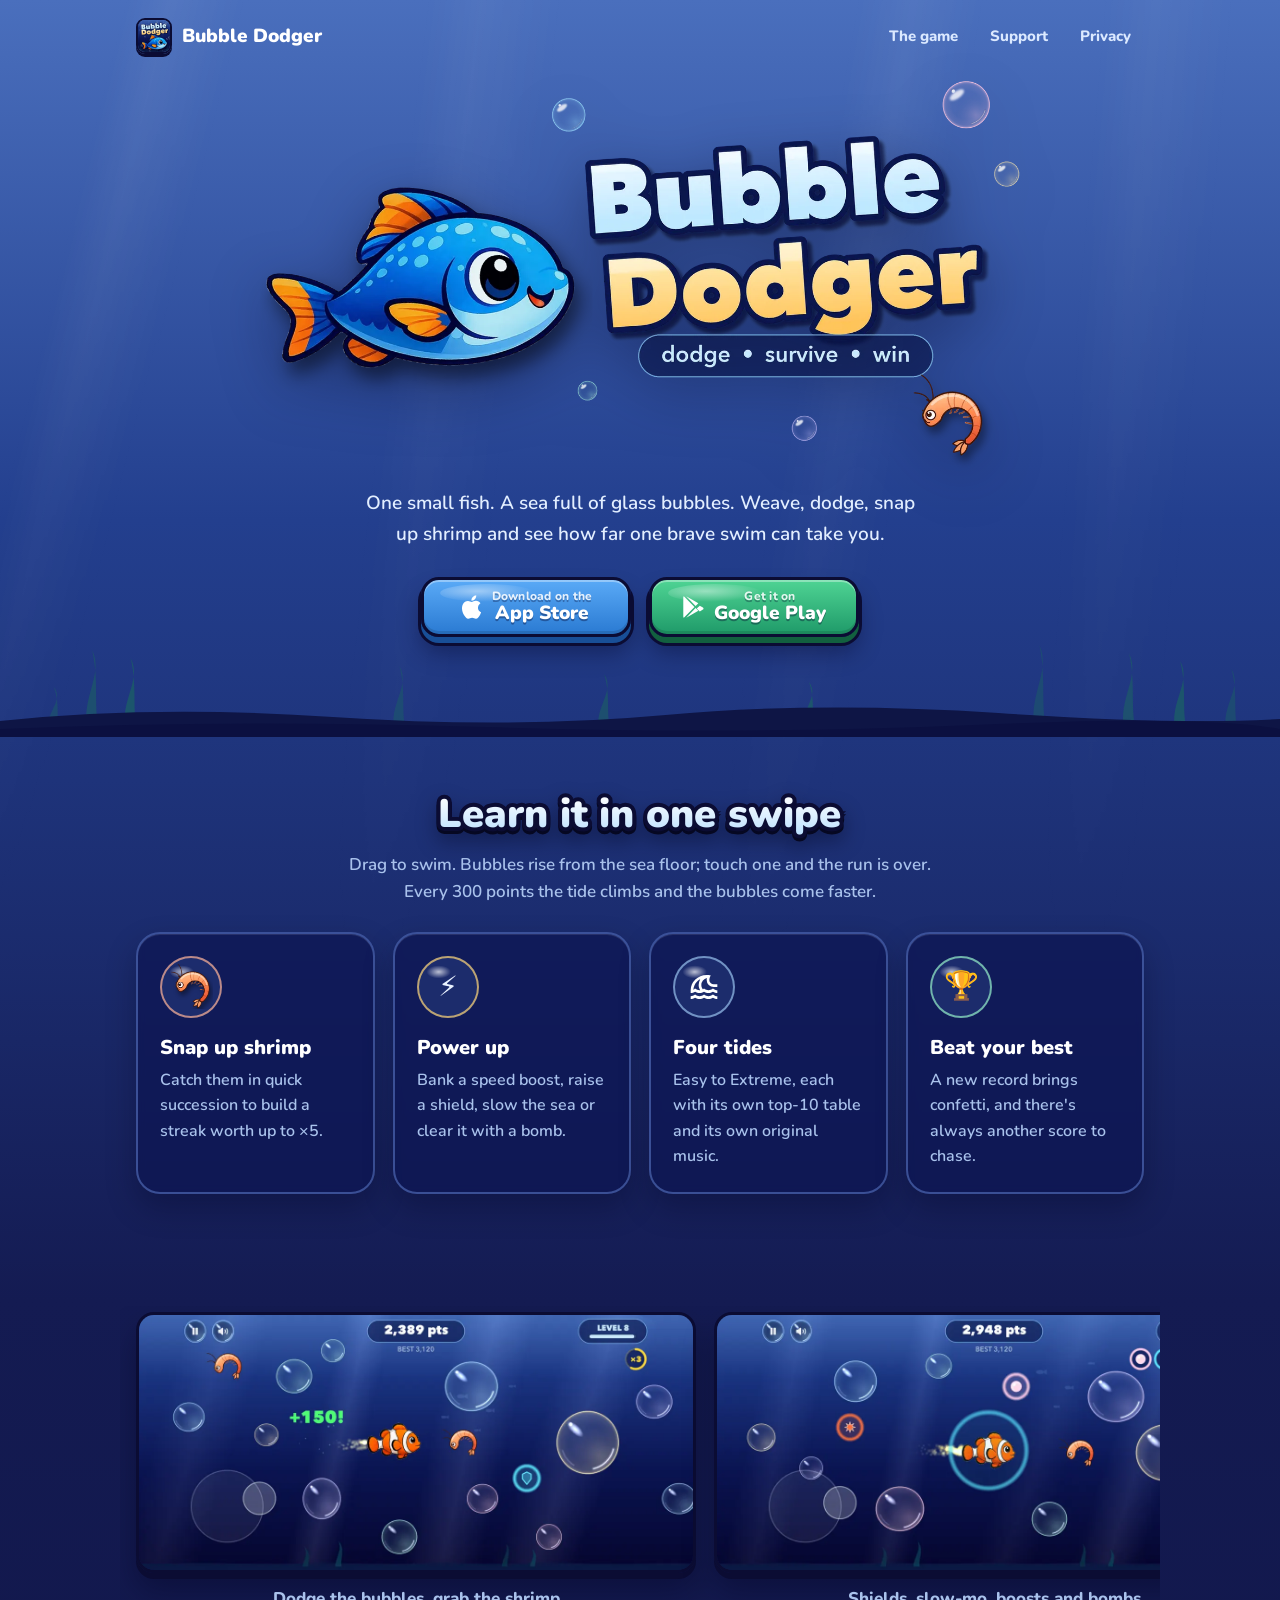
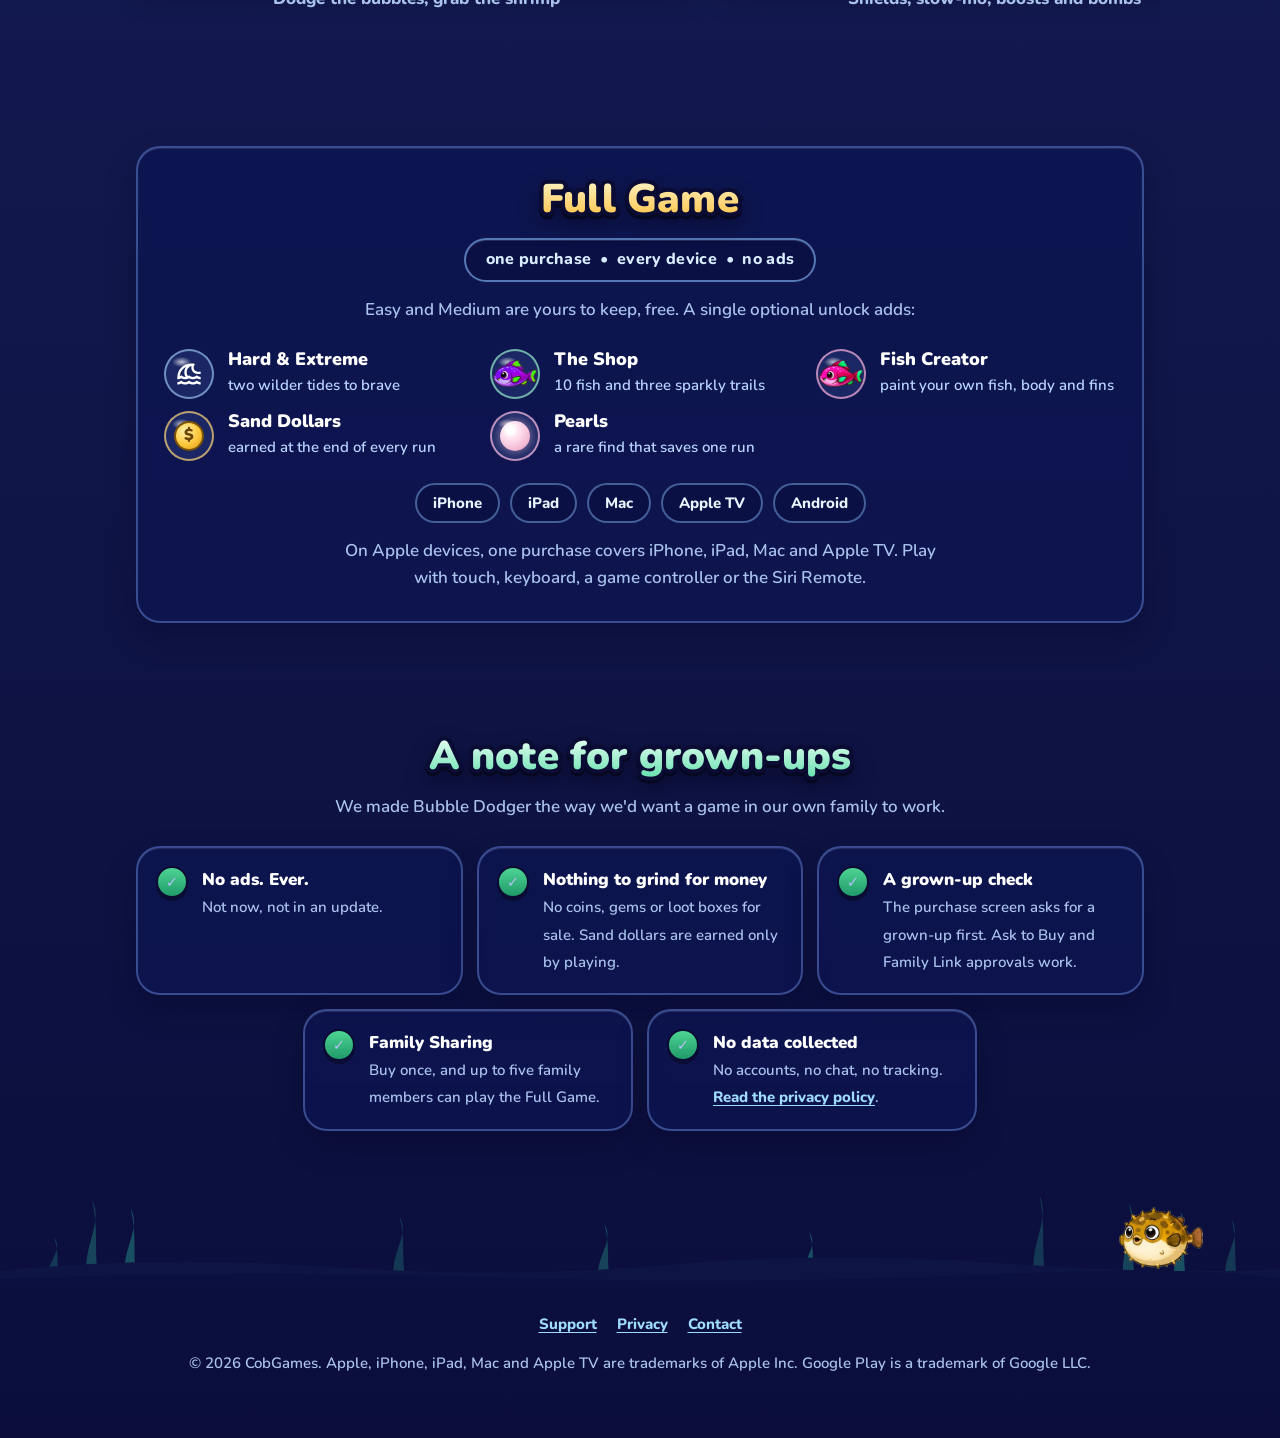
<file: index.html>
<!doctype html>
<html lang="en">
<head>
<meta charset="utf-8">
<meta name="viewport" content="width=device-width, initial-scale=1, viewport-fit=cover">
<title>Bubble Dodger</title>
<meta name="description" content="Bubble Dodger: guide a small fish through a sea of glass bubbles. No ads, ever. iPhone, iPad, Mac, Apple TV and Android.">
<meta name="theme-color" content="#4a6fbd">
<!-- REPLACE-ME: once the app is live, add the Smart App Banner:
<meta name="apple-itunes-app" content="app-id=REPLACE-ME"> -->
<link rel="icon" href="img/favicon.png">
<link rel="apple-touch-icon" href="img/apple-touch-icon.png">
<link rel="preconnect" href="https://fonts.googleapis.com">
<link rel="preconnect" href="https://fonts.gstatic.com" crossorigin>
<link href="https://fonts.googleapis.com/css2?family=Nunito:wght@600;800;900&display=swap" rel="stylesheet">
<link rel="stylesheet" href="site.css">
<style>
.hero{position:relative;text-align:center;padding:8px 0 0;z-index:2}
.lockup{display:block;width:min(760px,100%);margin:0 auto;filter:drop-shadow(0 18px 30px rgba(0,0,30,.35));animation:float 4s ease-in-out infinite}
@keyframes float{50%{transform:translateY(-8px)}}
.lede{max-width:560px;margin:18px auto 28px;color:#e2eeff;font-size:19px}
.cta{display:flex;flex-wrap:wrap;justify-content:center;gap:18px}
.cta .jelly{min-width:210px}
section{position:relative;z-index:2;padding:56px 0}
.head{text-align:center;margin-bottom:26px}
.head p{color:var(--muted);max-width:620px;margin:10px auto 0}
.grid{display:grid;grid-template-columns:repeat(auto-fit,minmax(220px,1fr));gap:18px}
.card{padding:22px}
.card h3{margin:14px 0 4px;font-weight:900;font-size:20px;color:#fff}
.card p{margin:0;color:var(--muted);font-size:16px}
.icon{width:62px;height:62px;border-radius:50%;display:grid;place-items:center;font-size:28px;
  background:radial-gradient(ellipse 30% 16% at 34% 24%,rgba(255,255,255,.7),transparent 70%),rgba(120,170,255,.12);
  border:2px solid var(--rim,rgba(170,215,255,.6))}
.icon img{width:44px;height:auto}
.icon img.sym{width:32px}
.shots{display:flex;gap:18px;overflow-x:auto;scroll-snap-type:x mandatory;padding:6px 16px 22px;margin:0 -16px;-webkit-overflow-scrolling:touch}
.shots figure{flex:0 0 min(82%,560px);margin:0;scroll-snap-align:center}
.shots img{display:block;width:100%;border-radius:18px;border:3px solid var(--ink);box-shadow:0 6px 0 var(--ink),0 18px 30px rgba(0,0,30,.35)}
.shots figcaption{text-align:center;color:var(--muted);font-weight:800;margin-top:12px}
.unlock{padding:30px 26px;text-align:center}
.perks{display:grid;grid-template-columns:repeat(auto-fit,minmax(240px,1fr));gap:12px 26px;text-align:left;margin:26px 0 8px}
.perk{display:flex;gap:14px;align-items:center}
.perk .icon{flex:none;width:50px;height:50px}
.perk .icon img.sym{width:28px}
.perk b{display:block;color:#fff;font-size:18px;font-weight:900;line-height:1.2}
.perk span{color:#b8d4ff;font-size:15px}
.coin{width:30px;height:30px;border-radius:50%;background:radial-gradient(circle at 35% 30%,#fff1a8,#ffc83d 55%,#d99a18);border:2px solid #7a5208;
  color:#6b4404;font-weight:900;display:grid;place-items:center;font-size:16px}
.pearl{width:30px;height:30px;border-radius:50%;background:radial-gradient(circle at 35% 30%,#fff 0 12%,#ffe3f0 30%,#f3b9d4 70%,#d890b6);box-shadow:0 0 12px rgba(255,200,230,.6)}
.platforms{display:flex;flex-wrap:wrap;justify-content:center;gap:10px;margin-top:22px}
.platforms span{padding:6px 16px;border-radius:999px;background:rgba(10,16,64,.7);border:2px solid rgba(140,190,255,.45);font-weight:800;font-size:15px}
.price-note{color:var(--muted);margin:14px auto 0;max-width:600px}
.promise{display:flex;flex-wrap:wrap;justify-content:center;gap:14px;margin:0;padding:0;list-style:none}
.promise li{flex:1 1 280px;max-width:330px}
.promise li{display:flex;gap:14px;align-items:flex-start;padding:18px}
.promise b{display:block;font-weight:900;color:#fff}
.promise span{color:var(--muted);font-size:15px}
.tick{flex:none;width:32px;height:32px;border-radius:50%;display:grid;place-items:center;font-weight:900;color:#fff;
  background:linear-gradient(180deg,#4fd494,#1f9a69);border:2px solid var(--ink);box-shadow:0 3px 0 var(--ink)}
.floor-fish{position:absolute;right:6%;bottom:18px;width:84px;animation:bob 3s ease-in-out infinite}
</style>
</head>
<body>
<div class="rays" aria-hidden="true"></div>

<nav class="nav"><div class="wrap">
  <a class="brand" href="./"><img src="img/icon.webp" alt="" width="36" height="36"><span>Bubble Dodger</span></a>
  <ul><li><a href="#play">The game</a></li><li><a href="support.html">Support</a></li><li><a href="privacy.html">Privacy</a></li></ul>
</div></nav>

<header class="hero">
  <div class="school" aria-hidden="true">
    <div class="swimmer" style="top:8%;--w:78px;--t:30s;--d:-4s"><img src="img/fish-clown.webp" alt=""></div>
    <div class="swimmer" style="top:44%;--w:70px;--t:36s;--d:-20s"><img src="img/fish-angel.webp" alt=""></div>
    <div class="swimmer" style="top:22%;--w:62px;--t:42s;--d:-31s"><img src="img/fish-green.webp" alt=""></div>
  </div>
  <div class="wrap" style="position:relative;z-index:2">
    <img class="lockup" src="img/lockup.webp" width="1400" height="718" alt="Bubble Dodger: dodge, survive, win">
    <p class="lede">One small fish. A sea full of glass bubbles. Weave, dodge, snap up shrimp and see how far one brave swim can take you.</p>
    <div class="cta">
      <!-- REPLACE-ME: store links -->
      <a class="jelly" href="https://apps.apple.com/app/idREPLACE-ME">
        <svg width="22" height="26" viewBox="0 0 24 28" aria-hidden="true"><path fill="#fff" d="M19.6 14.9c0-3.3 2.7-4.9 2.8-5-1.5-2.2-3.9-2.5-4.7-2.6-2-.2-3.9 1.2-4.9 1.2s-2.6-1.2-4.2-1.1c-2.2 0-4.2 1.3-5.3 3.2-2.3 3.9-.6 9.7 1.6 12.9 1.1 1.6 2.4 3.3 4.1 3.2 1.6-.1 2.3-1 4.2-1s2.5 1 4.2 1c1.8 0 2.9-1.6 3.9-3.2 1.2-1.8 1.7-3.6 1.8-3.7-.1 0-3.4-1.3-3.5-5zM16.4 5.3c.9-1.1 1.5-2.6 1.3-4.1-1.3.1-2.9.9-3.8 2-.8.9-1.6 2.5-1.4 3.9 1.5.1 3-.7 3.9-1.8z"/></svg>
        <span><small>Download on the</small>App Store</span></a>
      <a class="jelly green" href="https://play.google.com/store/apps/details?id=com.bubbledodger">
        <svg width="22" height="24" viewBox="0 0 24 26" aria-hidden="true"><path fill="#fff" d="M2 1.2 13.6 13 2 24.8c-.4-.3-.6-.8-.6-1.4V2.6c0-.6.2-1.1.6-1.4zm12.8 13 3 3-13.2 7.5 10.2-10.5zm4.6-2.6 3.4 1.9c.9.5.9 1.8 0 2.3l-3.4 2-3.3-3.3 3.3-2.9zM4.6 1.3l13.2 7.5-3 3L4.6 1.3z"/></svg>
        <span><small>Get it on</small>Google Play</span></a>
    </div>
  </div>
  <div class="seafloor"></div>
</header>

<main>
<section id="play"><div class="wrap">
  <div class="head">
    <h2 class="sticker" data-text="Learn it in one swipe"><span>Learn it in one swipe</span></h2>
    <p>Drag to swim. Bubbles rise from the sea floor; touch one and the run is over. Every 300 points the tide climbs and the bubbles come faster.</p>
  </div>
  <div class="grid">
    <div class="card glass"><div class="icon" style="--rim:rgba(255,180,150,.7)"><img src="img/shrimp.webp" alt=""></div><h3>Snap up shrimp</h3><p>Catch them in quick succession to build a streak worth up to ×5.</p></div>
    <div class="card glass"><div class="icon" style="--rim:rgba(255,215,120,.7)">⚡</div><h3>Power up</h3><p>Bank a speed boost, raise a shield, slow the sea or clear it with a bomb.</p></div>
    <div class="card glass"><div class="icon"><img class="sym" src="img/tsunami.svg" alt=""></div><h3>Four tides</h3><p>Easy to Extreme, each with its own top-10 table and its own original music.</p></div>
    <div class="card glass"><div class="icon" style="--rim:rgba(150,240,200,.7)">🏆</div><h3>Beat your best</h3><p>A new record brings confetti, and there's always another score to chase.</p></div>
  </div>
</div></section>

<section aria-label="Screenshots"><div class="wrap">
  <div class="shots">
    <figure><img src="img/gameplay_hero.webp" width="1200" height="552" alt="A clownfish dodging glass bubbles and chasing shrimp" loading="lazy"><figcaption>Dodge the bubbles, grab the shrimp</figcaption></figure>
    <figure><img src="img/gameplay_powerups.webp" width="1200" height="552" alt="Gameplay with power-ups" loading="lazy"><figcaption>Shields, slow-mo, boosts and bombs</figcaption></figure>
    <figure><img src="img/menu.webp" width="1200" height="552" alt="The main menu" loading="lazy"><figcaption>Dive right in</figcaption></figure>
    <figure><img src="img/shop.webp" width="1200" height="552" alt="The shop full of fish skins" loading="lazy"><figcaption>Ten fish to collect</figcaption></figure>
    <figure><img src="img/creator.webp" width="1200" height="552" alt="The fish creator" loading="lazy"><figcaption>Paint your own fish</figcaption></figure>
    <figure><img src="img/gameover.webp" width="1200" height="552" alt="A new best score with confetti" loading="lazy"><figcaption>Chase a new best</figcaption></figure>
  </div>
</div></section>

<section><div class="wrap">
  <div class="unlock glass">
    <h2 class="sticker gold" data-text="Full Game"><span>Full Game</span></h2><br>
    <span class="pill" style="margin-top:12px">one purchase &nbsp;•&nbsp; every device &nbsp;•&nbsp; no ads</span>
    <p class="price-note">Easy and Medium are yours to keep, free. A single optional unlock adds:</p>
    <div class="perks">
      <div class="perk"><div class="icon"><img class="sym" src="img/tsunami.svg" alt=""></div><div><b>Hard &amp; Extreme</b><span>two wilder tides to brave</span></div></div>
      <div class="perk"><div class="icon" style="--rim:rgba(150,240,200,.7)"><img src="img/fish-purple.webp" alt=""></div><div><b>The Shop</b><span>10 fish and three sparkly trails</span></div></div>
      <div class="perk"><div class="icon" style="--rim:rgba(255,180,220,.7)"><img src="img/fish-pink.webp" alt=""></div><div><b>Fish Creator</b><span>paint your own fish, body and fins</span></div></div>
      <div class="perk"><div class="icon" style="--rim:rgba(255,215,120,.7)"><div class="coin">$</div></div><div><b>Sand Dollars</b><span>earned at the end of every run</span></div></div>
      <div class="perk"><div class="icon" style="--rim:rgba(255,190,225,.7)"><div class="pearl"></div></div><div><b>Pearls</b><span>a rare find that saves one run</span></div></div>
    </div>
    <div class="platforms"><span>iPhone</span><span>iPad</span><span>Mac</span><span>Apple TV</span><span>Android</span></div>
    <p class="price-note">On Apple devices, one purchase covers iPhone, iPad, Mac and Apple TV. Play with touch, keyboard, a game controller or the Siri Remote.</p>
  </div>
</div></section>

<section><div class="wrap">
  <div class="head">
    <h2 class="sticker mint" data-text="A note for grown-ups"><span>A note for grown-ups</span></h2>
    <p>We made Bubble Dodger the way we'd want a game in our own family to work.</p>
  </div>
  <ul class="promise">
    <li class="glass"><span class="tick">✓</span><div><b>No ads. Ever.</b><span>Not now, not in an update.</span></div></li>
    <li class="glass"><span class="tick">✓</span><div><b>Nothing to grind for money</b><span>No coins, gems or loot boxes for sale. Sand dollars are earned only by playing.</span></div></li>
    <li class="glass"><span class="tick">✓</span><div><b>A grown-up check</b><span>The purchase screen asks for a grown-up first. Ask to Buy and Family Link approvals work.</span></div></li>
    <li class="glass"><span class="tick">✓</span><div><b>Family Sharing</b><span>Buy once, and up to five family members can play the Full Game.</span></div></li>
    <li class="glass"><span class="tick">✓</span><div><b>No data collected</b><span>No accounts, no chat, no tracking. <a href="privacy.html">Read the privacy policy</a>.</span></div></li>
  </ul>
</div></section>
</main>

<div class="seafloor" style="position:relative"><img class="floor-fish" src="img/fish-puffer.webp" alt=""></div>
<footer><div class="wrap">
  <p><a href="support.html">Support</a><a href="privacy.html">Privacy</a><a href="mailto:bubbledodger.help@gmail.com">Contact</a></p>
  <p>© 2026 CobGames. Apple, iPhone, iPad, Mac and Apple TV are trademarks of Apple Inc. Google Play is a trademark of Google LLC.</p>
</div></footer>
<script src="site.js"></script>
</body>
</html>
</file>
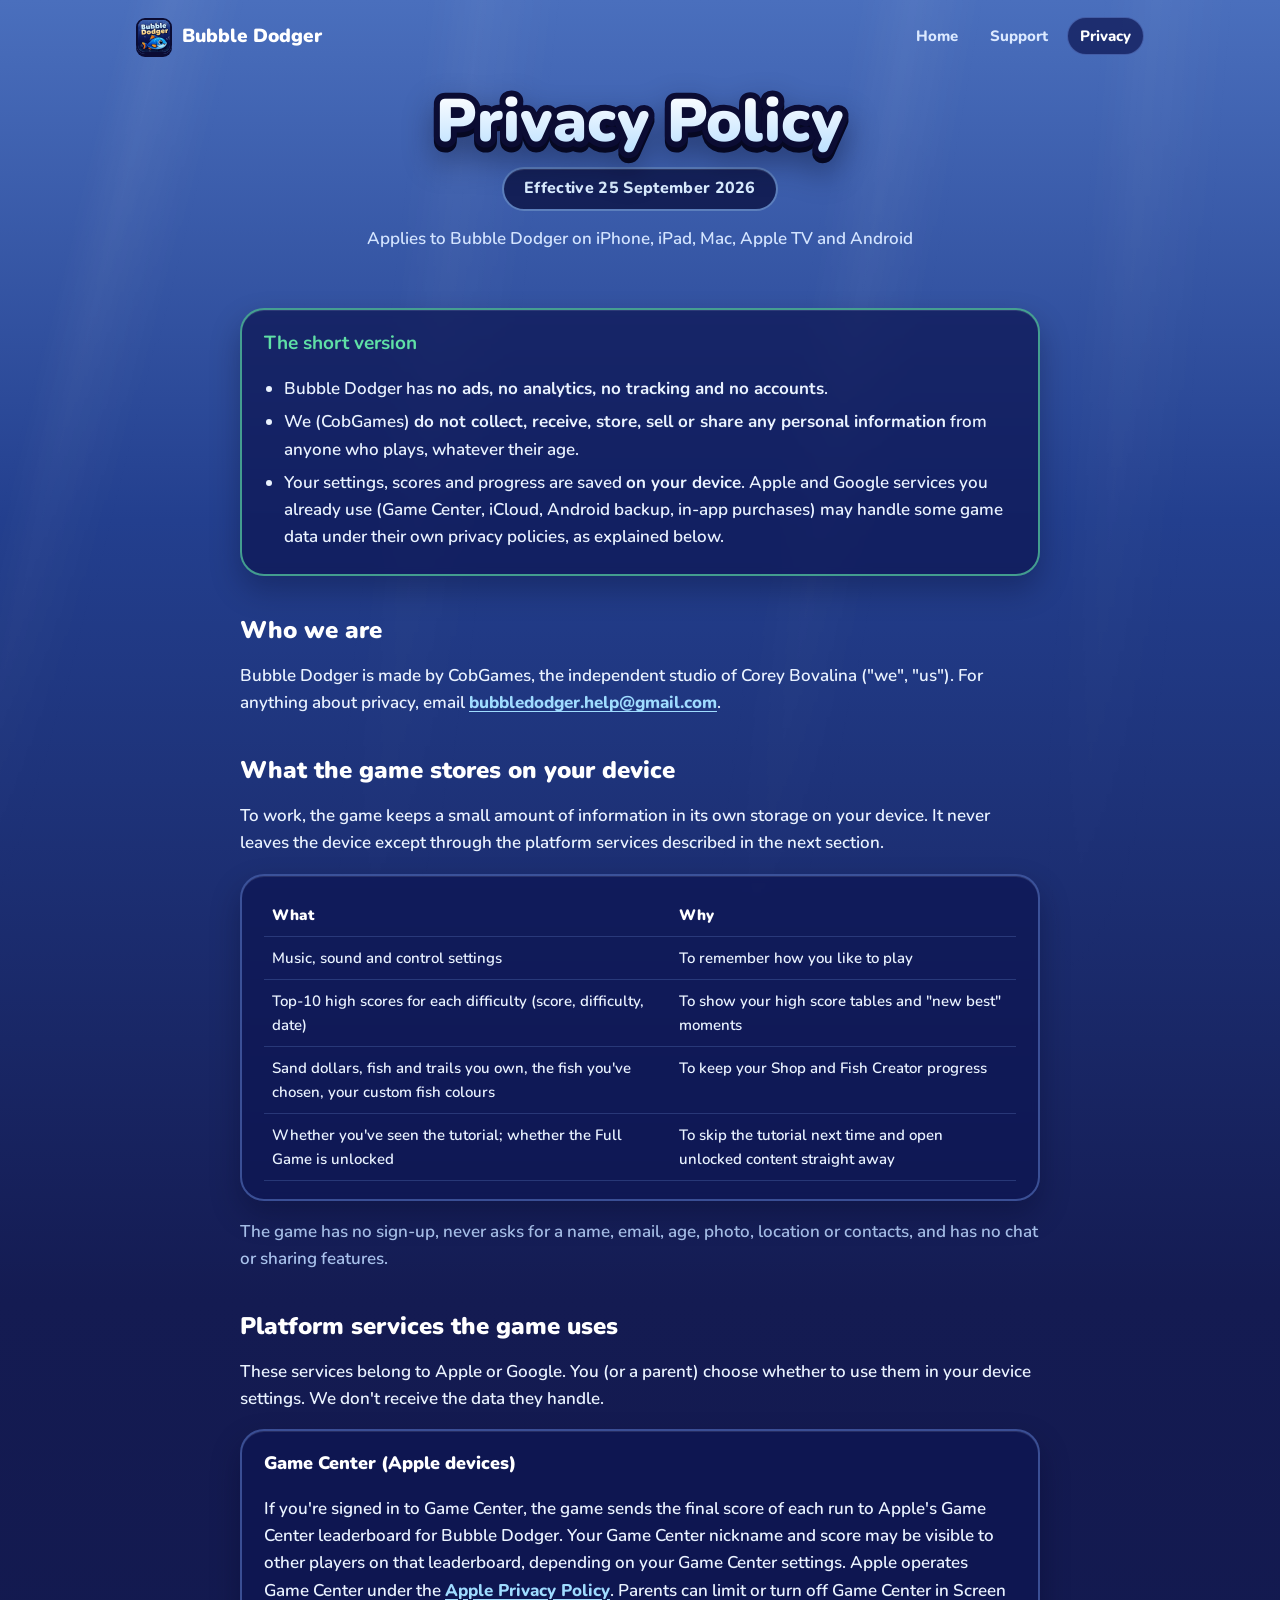
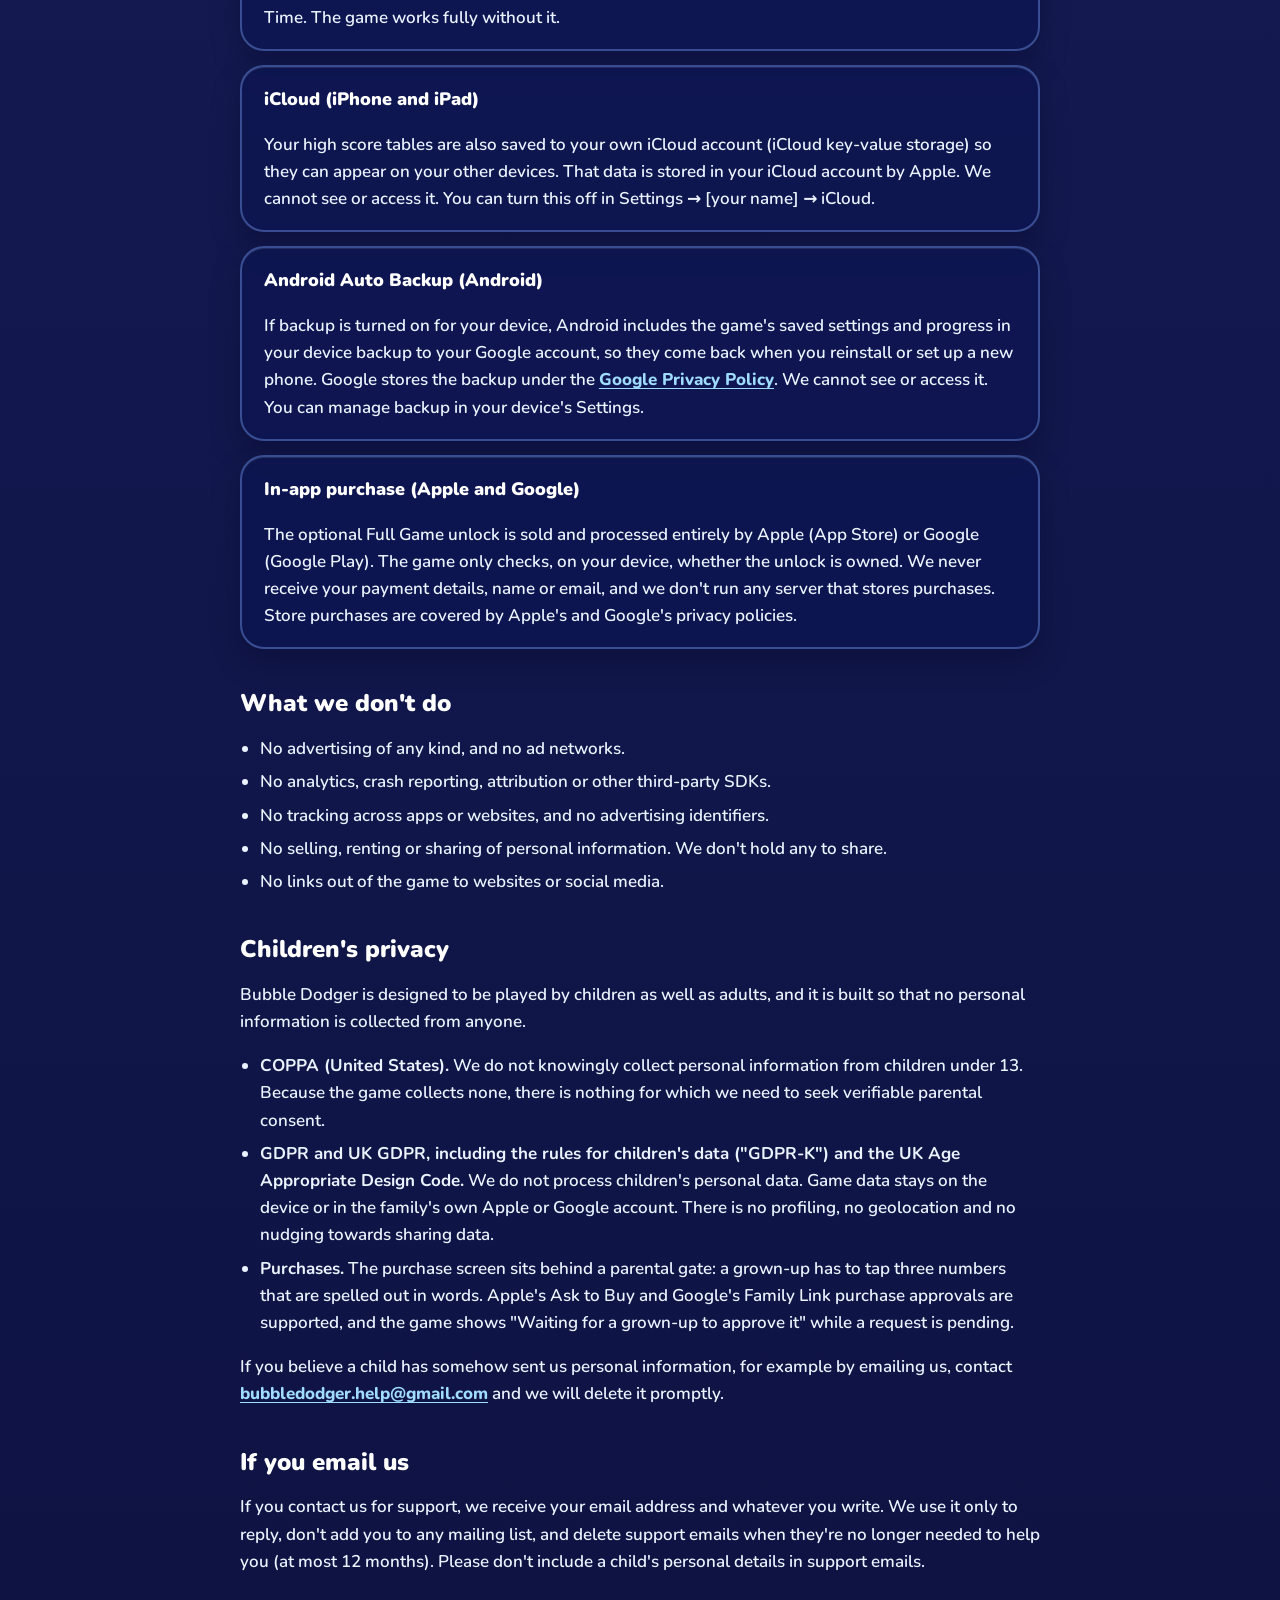
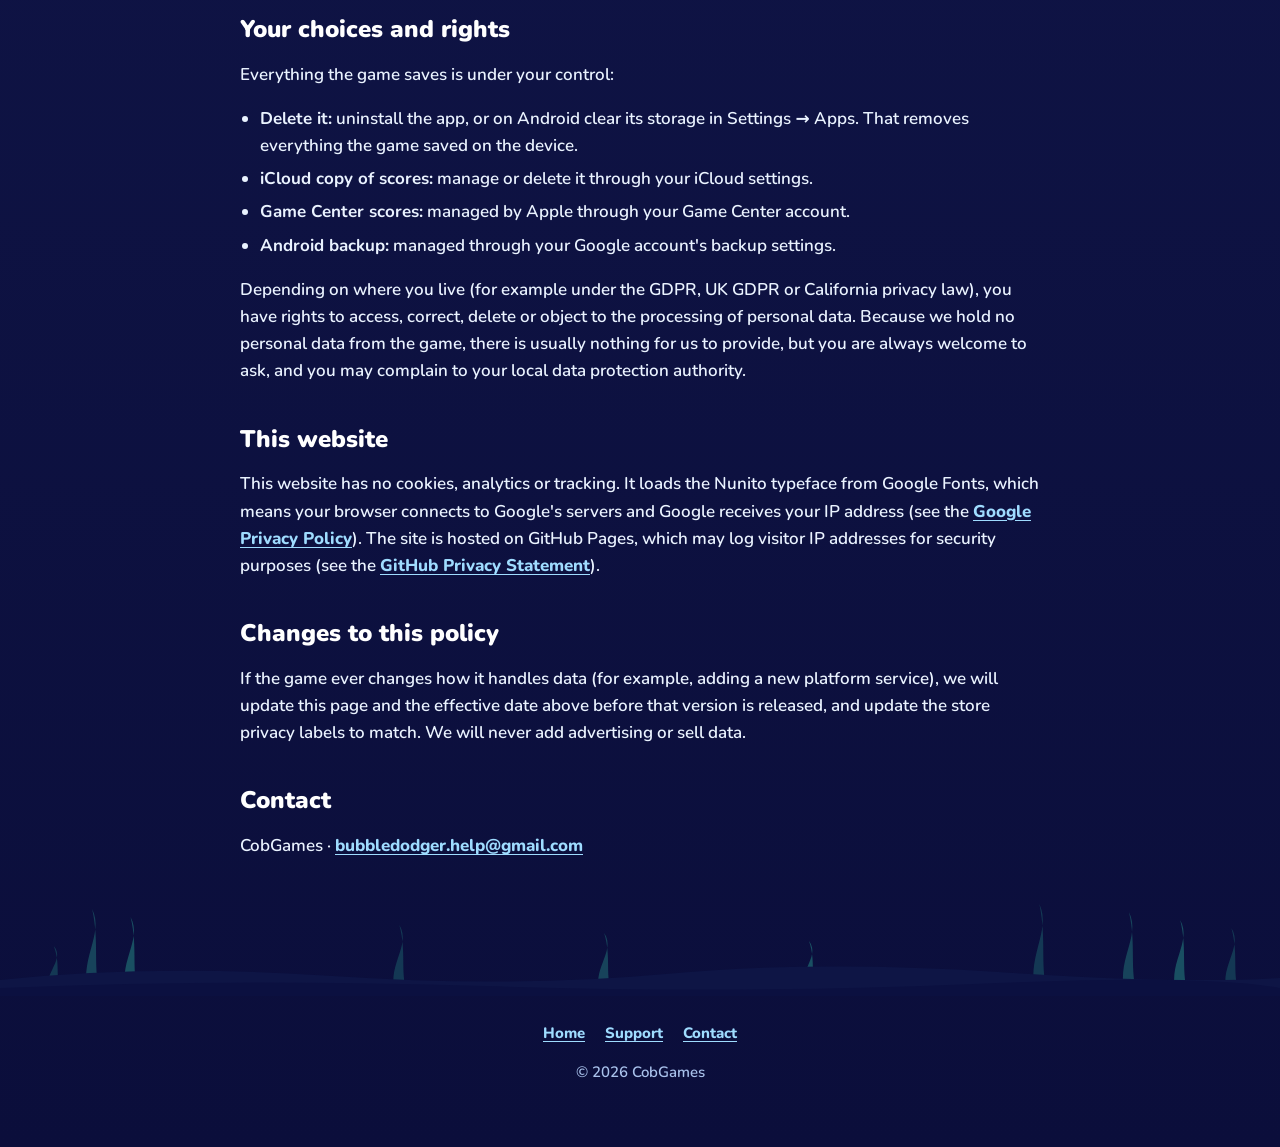
<file: privacy.html>
<!doctype html>
<html lang="en">
<head>
<meta charset="utf-8">
<meta name="viewport" content="width=device-width, initial-scale=1, viewport-fit=cover">
<title>Bubble Dodger Privacy</title>
<meta name="description" content="Bubble Dodger privacy policy. No ads, no analytics, no accounts, and no personal data collected.">
<meta name="theme-color" content="#4a6fbd">
<link rel="icon" href="img/favicon.png">
<link rel="apple-touch-icon" href="img/apple-touch-icon.png">
<link rel="preconnect" href="https://fonts.googleapis.com">
<link rel="preconnect" href="https://fonts.gstatic.com" crossorigin>
<link href="https://fonts.googleapis.com/css2?family=Nunito:wght@600;800;900&display=swap" rel="stylesheet">
<link rel="stylesheet" href="site.css">
</head>
<body>
<div class="rays" aria-hidden="true"></div>
<nav class="nav"><div class="wrap">
  <a class="brand" href="./"><img src="img/icon.webp" alt="" width="36" height="36"><span>Bubble Dodger</span></a>
  <ul><li><a href="./">Home</a></li><li><a href="support.html">Support</a></li><li><a href="privacy.html" aria-current="page">Privacy</a></li></ul>
</div></nav>
<header class="page-head"><div class="wrap narrow">
  <h1 class="sticker" data-text="Privacy Policy"><span>Privacy Policy</span></h1>
  <span class="pill">Effective 25 September 2026</span>
  <p>Applies to Bubble Dodger on iPhone, iPad, Mac, Apple TV and Android</p>
</div></header>

<main class="prose wrap narrow">

<div class="panel glass callout">
  <b class="title">The short version</b>
  <ul>
    <li>Bubble Dodger has <b>no ads, no analytics, no tracking and no accounts</b>.</li>
    <li>We (CobGames) <b>do not collect, receive, store, sell or share any personal information</b> from anyone who plays, whatever their age.</li>
    <li>Your settings, scores and progress are saved <b>on your device</b>. Apple and Google services you already use (Game Center, iCloud, Android backup, in-app purchases) may handle some game data under their own privacy policies, as explained below.</li>
  </ul>
</div>

<h2>Who we are</h2>
<p>Bubble Dodger is made by CobGames, the independent studio of Corey Bovalina ("we", "us"). For anything about privacy, email <a href="mailto:bubbledodger.help@gmail.com">bubbledodger.help@gmail.com</a>.</p>

<h2>What the game stores on your device</h2>
<p>To work, the game keeps a small amount of information in its own storage on your device. It never leaves the device except through the platform services described in the next section.</p>
<div class="tablewrap panel glass"><table>
  <tr><th>What</th><th>Why</th></tr>
  <tr><td>Music, sound and control settings</td><td>To remember how you like to play</td></tr>
  <tr><td>Top-10 high scores for each difficulty (score, difficulty, date)</td><td>To show your high score tables and "new best" moments</td></tr>
  <tr><td>Sand dollars, fish and trails you own, the fish you've chosen, your custom fish colours</td><td>To keep your Shop and Fish Creator progress</td></tr>
  <tr><td>Whether you've seen the tutorial; whether the Full Game is unlocked</td><td>To skip the tutorial next time and open unlocked content straight away</td></tr>
</table></div>
<p class="muted">The game has no sign-up, never asks for a name, email, age, photo, location or contacts, and has no chat or sharing features.</p>

<h2>Platform services the game uses</h2>
<p>These services belong to Apple or Google. You (or a parent) choose whether to use them in your device settings. We don't receive the data they handle.</p>

<div class="panel glass">
  <h3>Game Center (Apple devices)</h3>
  <p>If you're signed in to Game Center, the game sends the final score of each run to Apple's Game Center leaderboard for Bubble Dodger. Your Game Center nickname and score may be visible to other players on that leaderboard, depending on your Game Center settings. Apple operates Game Center under the <a href="https://www.apple.com/legal/privacy/">Apple Privacy Policy</a>. Parents can limit or turn off Game Center in Screen Time. The game works fully without it.</p>
</div>
<div class="panel glass">
  <h3>iCloud (iPhone and iPad)</h3>
  <p>Your high score tables are also saved to your own iCloud account (iCloud key-value storage) so they can appear on your other devices. That data is stored in your iCloud account by Apple. We cannot see or access it. You can turn this off in Settings → [your name] → iCloud.</p>
</div>
<div class="panel glass">
  <h3>Android Auto Backup (Android)</h3>
  <p>If backup is turned on for your device, Android includes the game's saved settings and progress in your device backup to your Google account, so they come back when you reinstall or set up a new phone. Google stores the backup under the <a href="https://policies.google.com/privacy">Google Privacy Policy</a>. We cannot see or access it. You can manage backup in your device's Settings.</p>
</div>
<div class="panel glass">
  <h3>In-app purchase (Apple and Google)</h3>
  <p>The optional Full Game unlock is sold and processed entirely by Apple (App Store) or Google (Google Play). The game only checks, on your device, whether the unlock is owned. We never receive your payment details, name or email, and we don't run any server that stores purchases. Store purchases are covered by Apple's and Google's privacy policies.</p>
</div>

<h2>What we don't do</h2>
<ul>
  <li>No advertising of any kind, and no ad networks.</li>
  <li>No analytics, crash reporting, attribution or other third-party SDKs.</li>
  <li>No tracking across apps or websites, and no advertising identifiers.</li>
  <li>No selling, renting or sharing of personal information. We don't hold any to share.</li>
  <li>No links out of the game to websites or social media.</li>
</ul>

<h2>Children's privacy</h2>
<p>Bubble Dodger is designed to be played by children as well as adults, and it is built so that no personal information is collected from anyone.</p>
<ul>
  <li><b>COPPA (United States).</b> We do not knowingly collect personal information from children under 13. Because the game collects none, there is nothing for which we need to seek verifiable parental consent.</li>
  <li><b>GDPR and UK GDPR, including the rules for children's data ("GDPR-K") and the UK Age Appropriate Design Code.</b> We do not process children's personal data. Game data stays on the device or in the family's own Apple or Google account. There is no profiling, no geolocation and no nudging towards sharing data.</li>
  <li><b>Purchases.</b> The purchase screen sits behind a parental gate: a grown-up has to tap three numbers that are spelled out in words. Apple's Ask to Buy and Google's Family Link purchase approvals are supported, and the game shows "Waiting for a grown-up to approve it" while a request is pending.</li>
</ul>
<p>If you believe a child has somehow sent us personal information, for example by emailing us, contact <a href="mailto:bubbledodger.help@gmail.com">bubbledodger.help@gmail.com</a> and we will delete it promptly.</p>

<h2>If you email us</h2>
<p>If you contact us for support, we receive your email address and whatever you write. We use it only to reply, don't add you to any mailing list, and delete support emails when they're no longer needed to help you (at most 12 months). Please don't include a child's personal details in support emails.</p>

<h2>Your choices and rights</h2>
<p>Everything the game saves is under your control:</p>
<ul>
  <li><b>Delete it:</b> uninstall the app, or on Android clear its storage in Settings → Apps. That removes everything the game saved on the device.</li>
  <li><b>iCloud copy of scores:</b> manage or delete it through your iCloud settings.</li>
  <li><b>Game Center scores:</b> managed by Apple through your Game Center account.</li>
  <li><b>Android backup:</b> managed through your Google account's backup settings.</li>
</ul>
<p>Depending on where you live (for example under the GDPR, UK GDPR or California privacy law), you have rights to access, correct, delete or object to the processing of personal data. Because we hold no personal data from the game, there is usually nothing for us to provide, but you are always welcome to ask, and you may complain to your local data protection authority.</p>

<h2>This website</h2>
<p>This website has no cookies, analytics or tracking. It loads the Nunito typeface from Google Fonts, which means your browser connects to Google's servers and Google receives your IP address (see the <a href="https://policies.google.com/privacy">Google Privacy Policy</a>). The site is hosted on GitHub Pages, which may log visitor IP addresses for security purposes (see the <a href="https://docs.github.com/en/site-policy/privacy-policies/github-general-privacy-statement">GitHub Privacy Statement</a>).</p>

<h2>Changes to this policy</h2>
<p>If the game ever changes how it handles data (for example, adding a new platform service), we will update this page and the effective date above before that version is released, and update the store privacy labels to match. We will never add advertising or sell data.</p>

<h2>Contact</h2>
<p>CobGames · <a href="mailto:bubbledodger.help@gmail.com">bubbledodger.help@gmail.com</a></p>
</main>

<div class="seafloor"></div>
<footer><div class="wrap">
  <p><a href="./">Home</a><a href="support.html">Support</a><a href="mailto:bubbledodger.help@gmail.com">Contact</a></p>
  <p>© 2026 CobGames</p>
</div></footer>
<script src="site.js"></script>
</body>
</html>
</file>
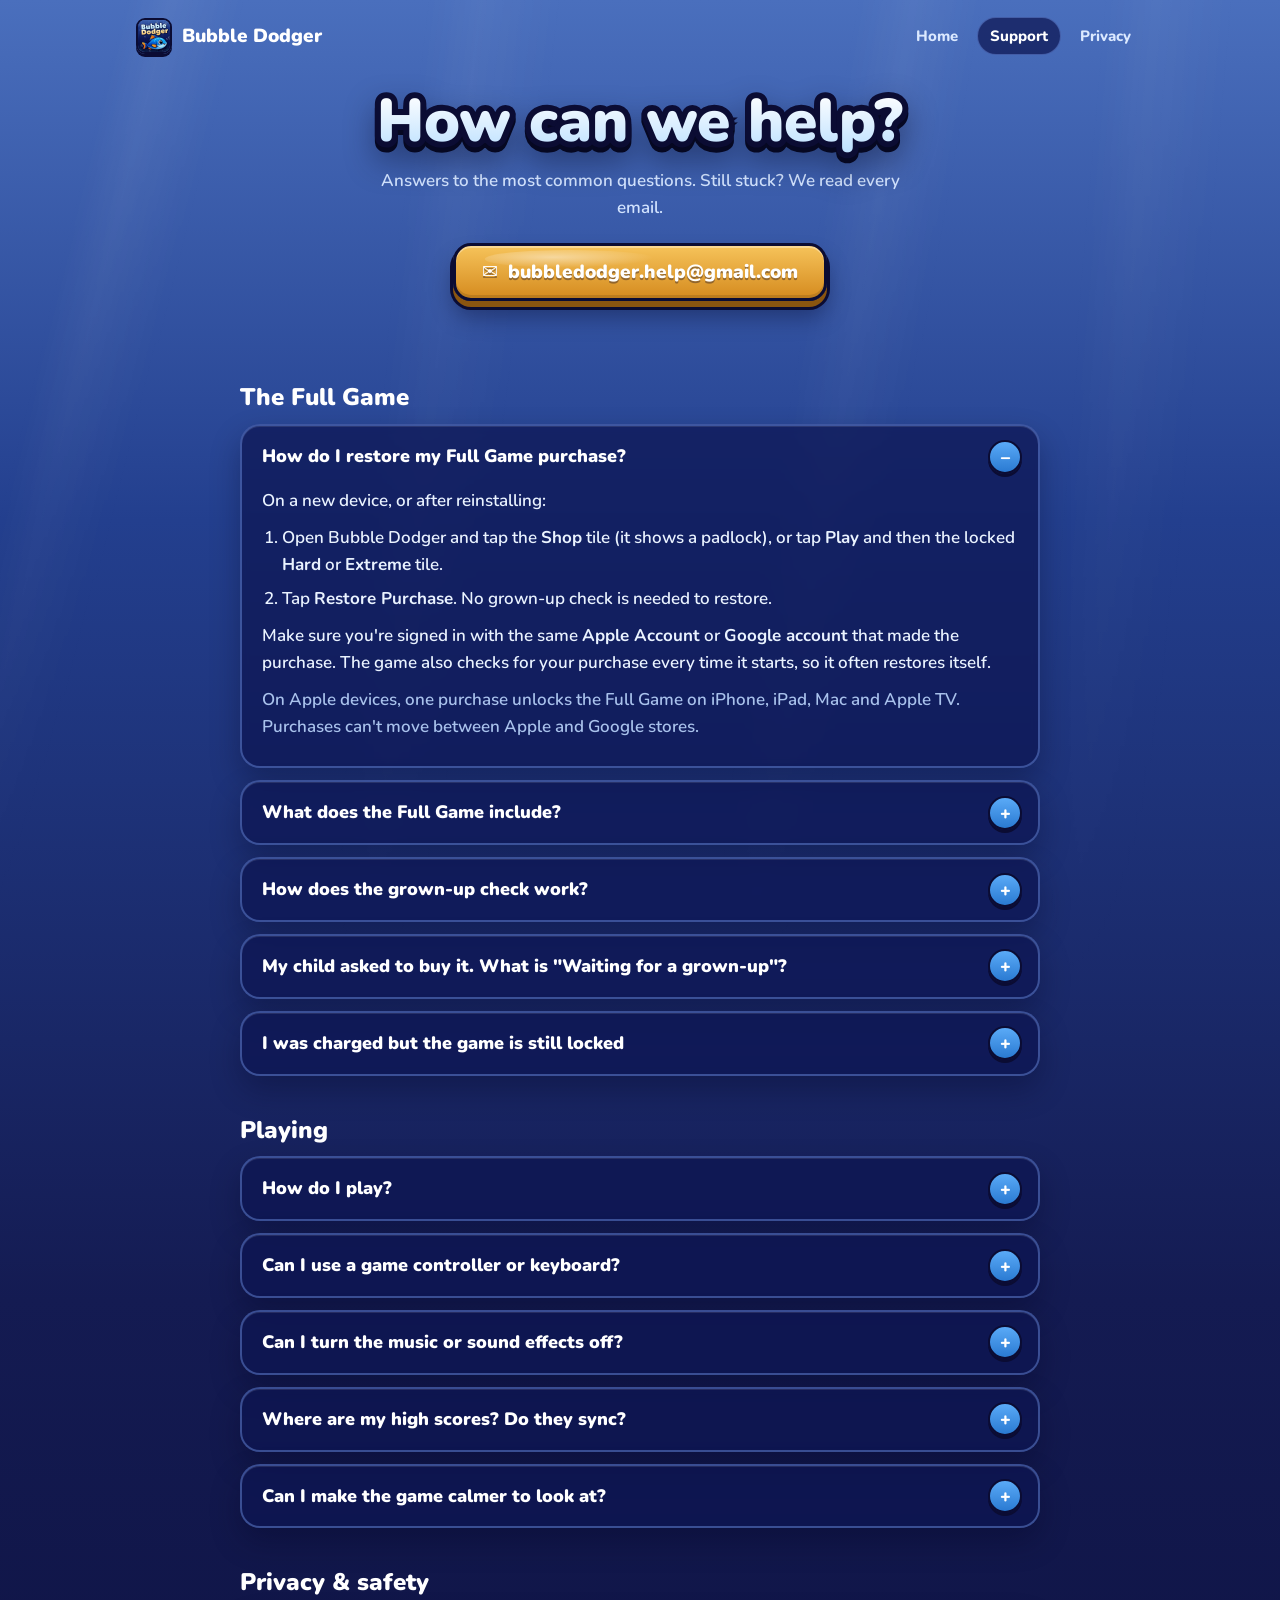
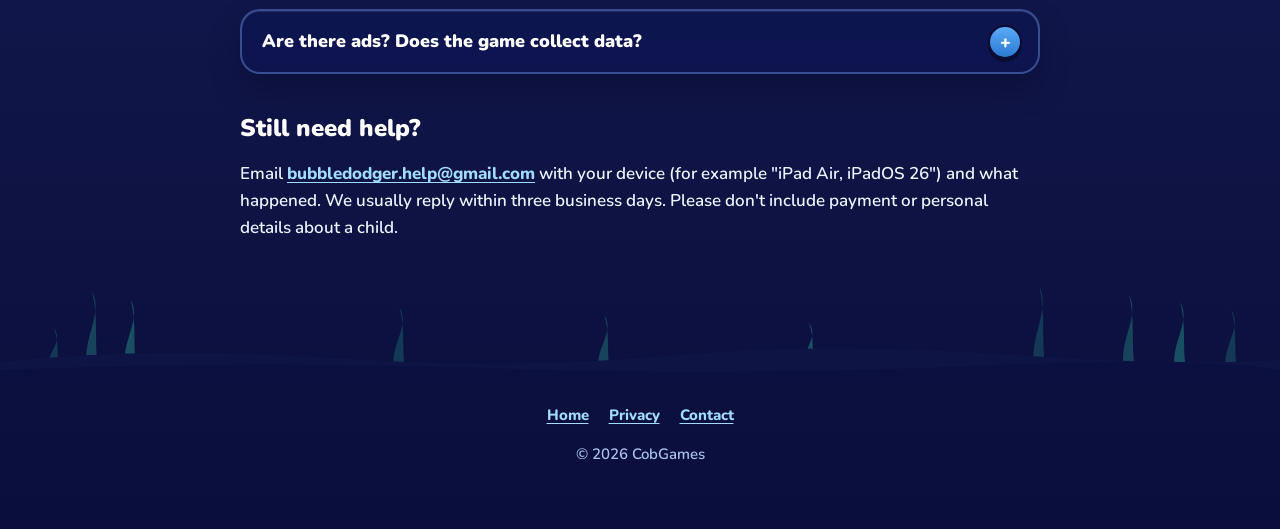
<file: support.html>
<!doctype html>
<html lang="en">
<head>
<meta charset="utf-8">
<meta name="viewport" content="width=device-width, initial-scale=1, viewport-fit=cover">
<title>Bubble Dodger Support</title>
<meta name="description" content="Help with Bubble Dodger: restoring the Full Game, the grown-up check, Ask to Buy, controllers and more.">
<meta name="theme-color" content="#4a6fbd">
<link rel="icon" href="img/favicon.png">
<link rel="apple-touch-icon" href="img/apple-touch-icon.png">
<link rel="preconnect" href="https://fonts.googleapis.com">
<link rel="preconnect" href="https://fonts.gstatic.com" crossorigin>
<link href="https://fonts.googleapis.com/css2?family=Nunito:wght@600;800;900&display=swap" rel="stylesheet">
<link rel="stylesheet" href="site.css">
</head>
<body>
<div class="rays" aria-hidden="true"></div>
<nav class="nav"><div class="wrap">
  <a class="brand" href="./"><img src="img/icon.webp" alt="" width="36" height="36"><span>Bubble Dodger</span></a>
  <ul><li><a href="./">Home</a></li><li><a href="support.html" aria-current="page">Support</a></li><li><a href="privacy.html">Privacy</a></li></ul>
</div></nav>
<header class="page-head"><div class="wrap narrow">
  <h1 class="sticker" data-text="How can we help?"><span>How can we help?</span></h1>
  <p>Answers to the most common questions. Still stuck? We read every email.</p>
  <a class="jelly gold" style="margin-top:22px" href="mailto:bubbledodger.help@gmail.com?subject=Bubble%20Dodger%20support">✉️&nbsp; bubbledodger.help@gmail.com</a>
</div></header>

<main class="prose wrap narrow">

<h2>The Full Game</h2>

<details class="glass" open><summary>How do I restore my Full Game purchase?</summary><div class="a">
  <p>On a new device, or after reinstalling:</p>
  <ol>
    <li>Open Bubble Dodger and tap the <b>Shop</b> tile (it shows a padlock), or tap <b>Play</b> and then the locked <b>Hard</b> or <b>Extreme</b> tile.</li>
    <li>Tap <b>Restore Purchase</b>. No grown-up check is needed to restore.</li>
  </ol>
  <p>Make sure you're signed in with the same <b>Apple Account</b> or <b>Google account</b> that made the purchase. The game also checks for your purchase every time it starts, so it often restores itself.</p>
  <p class="muted">On Apple devices, one purchase unlocks the Full Game on iPhone, iPad, Mac and Apple TV. Purchases can't move between Apple and Google stores.</p>
</div></details>

<details class="glass"><summary>What does the Full Game include?</summary><div class="a">
  <p>A single, one-time purchase. There are no subscriptions and nothing else to buy. It adds:</p>
  <ul>
    <li><b>Hard</b> and <b>Extreme</b> difficulties</li>
    <li><b>The Shop</b>: 10 fish and three trails, bought with sand dollars you earn by playing</li>
    <li><b>Fish Creator</b>: choose your own colours for your fish's body and fins</li>
    <li><b>Sand dollars</b> at the end of every run</li>
    <li><b>Pearls</b>: a rare pickup that gives you one second chance per run</li>
  </ul>
  <p>Easy and Medium, every power-up and your high score tables are free, for good.</p>
</div></details>

<details class="glass"><summary>How does the grown-up check work?</summary><div class="a">
  <p>Before the purchase screen opens, the game shows <b>"Ask a grown-up"</b> with a number pad. It spells out three numbers in words, for example <i>"seven, two, nine"</i>, and you tap <kbd>7</kbd> <kbd>2</kbd> <kbd>9</kbd>. A wrong answer shakes the panel and deals new words. Tap <b>Cancel</b> to go back.</p>
  <p>It's a speed bump that stops little ones wandering into a purchase. Your App Store or Google Play password, Face ID or fingerprint, and any purchase approvals still apply after it.</p>
</div></details>

<details class="glass"><summary>My child asked to buy it. What is "Waiting for a grown-up"?</summary><div class="a">
  <p>If your family uses <b>Ask to Buy</b> (Apple Family Sharing) or <b>purchase approvals</b> in Google Family Link, the request goes to the parent or guardian, and the game shows <b>"Waiting for a grown-up to approve it"</b>.</p>
  <p>Once it's approved, the Full Game unlocks automatically. Open the game again if it doesn't appear straight away. If the request is declined, nothing is charged and the free game carries on as before.</p>
</div></details>

<details class="glass"><summary>I was charged but the game is still locked</summary><div class="a">
  <ol>
    <li>Check your internet connection, then close and reopen the game.</li>
    <li>Tap <b>Restore Purchase</b> on the Full Game screen.</li>
    <li>Check you're signed in to the store account that made the purchase.</li>
  </ol>
  <p>Still locked? Email us with your device type and the date of purchase (no card details, please). For refunds, contact <a href="https://reportaproblem.apple.com">Apple</a> or <a href="https://support.google.com/googleplay/workflow/9813244">Google Play</a> directly; they handle all payments.</p>
</div></details>

<h2>Playing</h2>

<details class="glass"><summary>How do I play?</summary><div class="a">
  <p>Drag anywhere to swim. Bubbles rise from the sea floor, and touching one ends the run. Stay alive to score, grab shrimp for bonus points (catch several quickly for up to a ×5 streak), and pick up power-ups:</p>
  <ul>
    <li><b>Boost bolt:</b> banks up to 10 seconds of speed. Hold the gold boost button to use it.</li>
    <li><b>Shield:</b> absorbs one hit.</li>
    <li><b>Slow-mo:</b> slows everything for five seconds.</li>
    <li><b>Bomb:</b> clears nearby bubbles.</li>
  </ul>
  <p>You can replay the tutorial any time from <b>Settings → Tutorial &amp; Help</b>.</p>
</div></details>

<details class="glass"><summary>Can I use a game controller or keyboard?</summary><div class="a">
  <div class="tablewrap"><table>
    <tr><th></th><th>Swim</th><th>Boost (hold)</th><th>Pause</th></tr>
    <tr><td><b>Game controller</b><br><span class="muted">iPhone, iPad, Mac, Apple TV</span></td><td>Left stick or D-pad</td><td><kbd>A</kbd> or right trigger</td><td>Menu button</td></tr>
    <tr><td><b>Mac keyboard</b></td><td>Arrow keys or <kbd>W</kbd><kbd>A</kbd><kbd>S</kbd><kbd>D</kbd></td><td><kbd>Space</kbd></td><td><kbd>Esc</kbd></td></tr>
    <tr><td><b>iPad keyboard</b></td><td>Arrow keys</td><td><kbd>Space</kbd></td><td><kbd>Esc</kbd></td></tr>
    <tr><td><b>Siri Remote</b></td><td>Swipe or press the clickpad edges</td><td>Press the clickpad</td><td>Play/Pause</td></tr>
  </table></div>
  <p class="muted">Controllers pair in your device's Bluetooth settings (Xbox, PlayStation and MFi controllers work). On Android, the game is touch-only for now; you can move the joystick to the left or right side from the pause menu.</p>
</div></details>

<details class="glass"><summary>Can I turn the music or sound effects off?</summary><div class="a">
  <p>Yes: <b>Settings</b> on the main menu has separate <b>Music</b> and <b>Sound FX</b> switches. There's also a mute button during play. All the music is made by the game itself, so it may take a few seconds to start the first time you open it.</p>
</div></details>

<details class="glass"><summary>Where are my high scores? Do they sync?</summary><div class="a">
  <p>Each difficulty keeps its own top-10 table under <b>High Scores</b>. On iPhone and iPad, scores sync between your devices through iCloud. With Game Center on, your best runs also go to the Bubble Dodger leaderboard. On Android, scores and progress come back when you restore a device backup to the same Google account.</p>
</div></details>

<details class="glass"><summary>Can I make the game calmer to look at?</summary><div class="a">
  <p>Yes. Turn on <b>Reduce Motion</b> (Apple: Settings → Accessibility → Motion) or <b>Remove animations</b> (Android: Settings → Accessibility). Bubble Dodger then drops screen shake, most flashes, floating buttons and sliding screen transitions, while gameplay stays the same.</p>
</div></details>

<h2>Privacy &amp; safety</h2>

<details class="glass"><summary>Are there ads? Does the game collect data?</summary><div class="a">
  <p>No ads, ever. No analytics, no accounts, no chat, and we collect no personal data. The details are in our <a href="privacy.html">privacy policy</a>.</p>
</div></details>

<h2>Still need help?</h2>
<p>Email <a href="mailto:bubbledodger.help@gmail.com?subject=Bubble%20Dodger%20support">bubbledodger.help@gmail.com</a> with your device (for example "iPad Air, iPadOS 26") and what happened. We usually reply within three business days. Please don't include payment or personal details about a child.</p>
</main>

<div class="seafloor"></div>
<footer><div class="wrap">
  <p><a href="./">Home</a><a href="privacy.html">Privacy</a><a href="mailto:bubbledodger.help@gmail.com">Contact</a></p>
  <p>© 2026 CobGames</p>
</div></footer>
<script src="site.js"></script>
</body>
</html>
</file>
<file: site.css>
/* Bubble Dodger website. The look is lifted from the game: the ocean
   gradient and light rays (OceanTheme), glass bubbles (BubbleFactory),
   sticker headlines with a navy ink outline (OceanDecor.StickerText),
   translucent tagline pills, sea-jelly buttons (OceanButton) and the
   seaweed-and-sand floor (addSeafloor). */

:root{
  color-scheme:dark;
  --sea-top:#4a6fbd; --sea-mid:#233f8e; --sea-deep:#141b52; --sea-floor:#0b0e3b;
  --ink:#0b0c33; --ink-soft:#11185a;
  --glass:rgba(13,22,82,.72); --glass-line:rgba(130,170,255,.38); --glass-hi:rgba(255,255,255,.10);
  --text:#eaf3ff; --muted:#a9c2ec; --link:#9fdcff;
  --ice-a:#ffffff; --ice-b:#bfe2ff;
  --gold-a:#fff3c2; --gold-b:#ffc44a;
  --mint:#5fe0a6; --coral:#ff8a66;
  --weed:#1d5b69; --sand:#0e1545;
}
*{box-sizing:border-box}
html{-webkit-text-size-adjust:100%;background:var(--sea-floor)}
body{margin:0;min-height:100vh;color:var(--text);
  font:600 17px/1.6 Nunito,ui-rounded,system-ui,-apple-system,sans-serif;
  background:linear-gradient(180deg,var(--sea-top) 0,var(--sea-mid) 520px,var(--sea-deep) 1300px,var(--sea-floor) 100%);
  overflow-x:hidden}
a{color:var(--link);font-weight:800;text-underline-offset:3px}
img{max-width:100%;height:auto}
.wrap{max-width:1040px;margin:0 auto;padding:0 16px}
.narrow{max-width:800px}

/* ---- light rays and bubbles ------------------------------------------ */
.rays{position:absolute;inset:0 0 auto 0;height:1100px;pointer-events:none;z-index:0;opacity:.55;
  background:
    linear-gradient(104deg,transparent 8%,rgba(255,255,255,.10) 11%,transparent 16%),
    linear-gradient(97deg,transparent 30%,rgba(255,255,255,.08) 34%,transparent 40%),
    linear-gradient(100deg,transparent 58%,rgba(255,255,255,.09) 62%,transparent 67%),
    linear-gradient(95deg,transparent 80%,rgba(255,255,255,.07) 84%,transparent 90%);
  -webkit-mask-image:linear-gradient(180deg,#000 10%,transparent 95%);mask-image:linear-gradient(180deg,#000 10%,transparent 95%)}
.bubbles{position:fixed;inset:0;pointer-events:none;z-index:0;overflow:hidden}
.bubble{position:absolute;bottom:-80px;border-radius:50%;
  border:1.5px solid var(--rim,rgba(170,215,255,.55));
  background:
    radial-gradient(ellipse 22% 12% at 32% 24%,rgba(255,255,255,.85),transparent 70%),
    radial-gradient(circle at 50% 50%,transparent 58%,rgba(170,210,255,.16) 100%);
  animation:rise linear infinite}
.bubble::after{content:"";position:absolute;inset:14%;border-radius:50%;
  border:2px solid transparent;border-bottom-color:rgba(255,255,255,.45);border-right-color:rgba(255,255,255,.25);transform:rotate(10deg)}
@keyframes rise{from{transform:translate(0,0)}50%{transform:translate(var(--sway,12px),-55vh)}to{transform:translate(0,-115vh)}}

/* ---- navigation ------------------------------------------------------ */
.nav{position:relative;z-index:5}
.nav .wrap{display:flex;align-items:center;justify-content:space-between;height:72px;gap:12px}
.brand{display:flex;gap:10px;align-items:center;color:#fff;text-decoration:none;font-weight:900;font-size:19px;white-space:nowrap}
.brand img{width:36px;height:36px;border-radius:9px;border:2px solid var(--ink);box-shadow:0 3px 0 var(--ink)}
.nav ul{display:flex;gap:6px;list-style:none;margin:0;padding:0}
.nav ul a{display:block;color:#dbe9ff;text-decoration:none;font-weight:800;font-size:15px;padding:6px 12px;border-radius:999px;border:1.5px solid transparent}
.nav ul a:hover{background:rgba(255,255,255,.08)}
.nav ul a[aria-current="page"]{background:var(--glass);border-color:var(--glass-line);color:#fff}

/* ---- sticker headlines (StickerText) --------------------------------- */
.sticker{position:relative;z-index:0;isolation:isolate;display:inline-block;margin:0;
  font-weight:900;line-height:1.05;letter-spacing:.005em}
.sticker>span{background:linear-gradient(180deg,var(--fa,var(--ice-a)) 15%,var(--fb,var(--ice-b)) 85%);
  -webkit-background-clip:text;background-clip:text;color:transparent}
.sticker::before{content:attr(data-text);position:absolute;inset:0;z-index:-1;color:var(--ink);
  -webkit-text-stroke:.2em var(--ink);filter:drop-shadow(0 .09em 0 #060822) drop-shadow(0 .2em .25em rgba(0,0,20,.35))}
.sticker.gold{--fa:var(--gold-a);--fb:var(--gold-b)}
.sticker.mint{--fa:#eafff4;--fb:#6fe3b4}
.sticker.coral{--fa:#ffe7dc;--fb:#ff8f6b}
h1.sticker{font-size:clamp(38px,8vw,60px)}
h2.sticker{font-size:clamp(28px,5vw,40px);margin-bottom:6px}

/* ---- glass pill (addTaglinePill) and panels ------------------------- */
.pill{display:inline-block;padding:7px 20px;border-radius:999px;background:rgba(10,16,64,.78);
  border:2px solid rgba(140,190,255,.6);color:#d9ecff;font-weight:800;letter-spacing:.02em;font-size:16px;
  box-shadow:inset 0 1px 0 rgba(255,255,255,.12)}
.glass{background:var(--glass);border:2px solid var(--glass-line);border-radius:24px;
  box-shadow:inset 0 1px 0 var(--glass-hi),0 14px 30px rgba(0,0,30,.28);backdrop-filter:blur(4px);-webkit-backdrop-filter:blur(4px)}
.muted{color:var(--muted)}

/* ---- sea-jelly buttons (OceanButton) --------------------------------- */
.jelly{--c1:#5aaaf7;--c2:#2a7ad2;--base:#184f97;
  position:relative;display:inline-flex;align-items:center;justify-content:center;gap:10px;
  min-height:58px;padding:10px 26px;border-radius:18px;text-decoration:none;color:#fff;
  font-weight:900;font-size:19px;line-height:1.1;text-shadow:0 2px 0 rgba(0,0,40,.35);
  background:linear-gradient(180deg,var(--c1),var(--c2));
  border:3px solid var(--ink);
  box-shadow:inset 0 2px 0 rgba(255,255,255,.35),inset 0 -3px 0 rgba(0,0,0,.12),0 6px 0 var(--base),0 6px 0 3px var(--ink),0 16px 22px rgba(0,0,30,.35);
  transition:transform .12s,box-shadow .12s;overflow:hidden}
.jelly::before{content:"";position:absolute;left:8%;top:7%;width:46%;height:34%;border-radius:50%;
  background:radial-gradient(ellipse at 40% 40%,rgba(255,255,255,.45),transparent 70%);pointer-events:none}
.jelly:hover{transform:translateY(-2px)}
.jelly:active{transform:translateY(5px);box-shadow:inset 0 2px 0 rgba(255,255,255,.3),0 1px 0 var(--base),0 1px 0 3px var(--ink),0 6px 12px rgba(0,0,30,.3)}
.jelly small{display:block;font-weight:800;font-size:12px;opacity:.85;letter-spacing:.02em}
.jelly svg{flex:none}
.jelly.green{--c1:#4fd494;--c2:#1f9a69;--base:#12603f}
.jelly.gold{--c1:#f6c35a;--c2:#d58b1f;--base:#8a5510}
.jelly.purple{--c1:#9d88f2;--c2:#6553c2;--base:#3d2f86}
.jelly.slate{--c1:#7a86b8;--c2:#4c578c;--base:#2d355e}

/* ---- seafloor (addSeafloor) ------------------------------------------ */
.seafloor{position:relative;height:120px;margin-top:-20px;pointer-events:none}
.seafloor svg{position:absolute;inset:auto 0 0 0;width:100%;height:120px}
.weed{transform-origin:bottom center;transform-box:fill-box;animation:sway 5s ease-in-out infinite}
.weed:nth-child(2n){animation-duration:6.5s;animation-delay:-2s}
.weed:nth-child(3n){animation-duration:7.5s;animation-delay:-4s}
@keyframes sway{50%{transform:rotate(6deg)}}

/* ---- swimming fish --------------------------------------------------- */
.school{position:absolute;inset:0;pointer-events:none;overflow:hidden;z-index:1}
.swimmer{position:absolute;left:100%;width:var(--w,90px);animation:swim var(--t,26s) linear infinite;animation-delay:var(--d,0s)}
.swimmer img{display:block;width:100%;animation:bob 2.4s ease-in-out infinite}
@keyframes swim{from{transform:translateX(0)}to{transform:translateX(calc(-100vw - 100% - 200px))}}
@keyframes bob{50%{transform:translateY(-7px) rotate(-3deg)}}

/* ---- inner-page header ---------------------------------------------- */
.page-head{position:relative;text-align:center;padding:18px 0 34px;z-index:2}
.page-head p{color:#d3e4ff;margin:14px auto 0;max-width:560px}
.page-head .pill{margin-top:14px}
.page-head .sticker{display:block}

/* ---- details (FAQ) --------------------------------------------------- */
details{margin:12px 0;overflow:hidden;border-radius:20px}
details.glass{border-radius:20px}
summary{cursor:pointer;list-style:none;padding:16px 58px 16px 20px;font-weight:900;font-size:18px;position:relative;color:#fff}
summary::-webkit-details-marker{display:none}
summary::after{content:"+";position:absolute;right:16px;top:50%;transform:translateY(-50%);width:30px;height:30px;border-radius:50%;
  display:grid;place-items:center;font-weight:900;line-height:1;color:#fff;
  background:linear-gradient(180deg,#5aaaf7,#2a7ad2);border:2px solid var(--ink);box-shadow:0 3px 0 var(--ink)}
details[open] summary::after{content:"–"}
details .a{padding:0 20px 16px}
details .a p{margin:0 0 10px}
details ul,details ol{margin:0 0 10px;padding-left:1.2em} details li{margin:4px 0}
kbd{font:900 14px Nunito,system-ui,sans-serif;color:#fff;background:#243a8a;border:2px solid var(--ink);border-bottom-width:4px;border-radius:8px;padding:0 7px}
.tablewrap{overflow-x:auto;-webkit-overflow-scrolling:touch}
table{width:100%;border-collapse:collapse;font-size:15px;margin:8px 0}
th,td{text-align:left;padding:9px 8px;border-bottom:1px solid rgba(140,180,255,.2);vertical-align:top}
th{font-weight:900;color:#fff}

/* ---- prose pages ----------------------------------------------------- */
.prose{position:relative;z-index:2;padding:8px 0 20px}
.prose h2{font-weight:900;font-size:24px;margin:40px 0 8px;line-height:1.2;color:#fff}
.prose h3{font-weight:900;font-size:18px;margin:4px 0 4px;color:#fff}
.prose ul{padding-left:1.2em} .prose li{margin:6px 0}
.panel{padding:18px 22px;margin:14px 0}
.panel>:first-child{margin-top:0} .panel>:last-child{margin-bottom:0}
.callout{border-color:rgba(95,224,166,.65)}
.callout b.title{display:block;font-size:19px;color:var(--mint)}

footer{position:relative;z-index:2;padding:10px 0 48px;color:var(--muted);font-size:15px;text-align:center}
footer a{margin:0 10px}

@media (prefers-reduced-motion: reduce){
  .bubble,.swimmer,.swimmer img,.weed,.float{animation:none!important}
  .swimmer{display:none}
}
@media (max-width:640px){
  .nav ul a{padding:6px 9px;font-size:14px}
  .brand span{display:none}
  .school .swimmer:nth-child(2){display:none}
}
</file>
